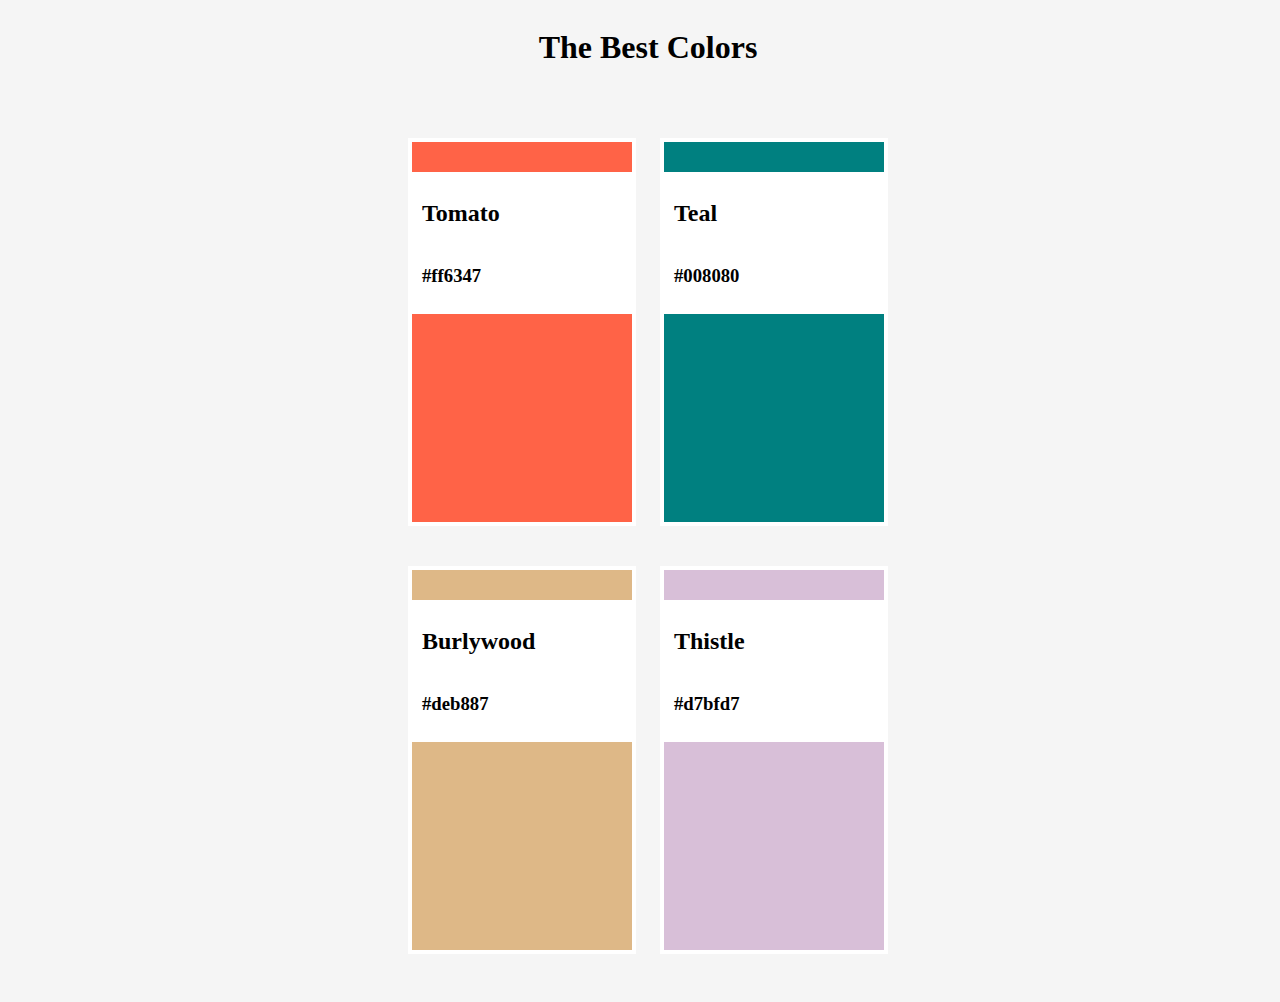
<file: Challenge/index.html>
<!DOCTYPE html>
<html>
  <head>
    <meta charset="utf-8">
    <meta name="viewport" content="width=device-width">
    <title>repl.it</title>
    <link rel="stylesheet" href="style.css">
  </head>
  <body>
    <h1>The Best Colors</h1>
    <main class="main-contents">
      <div class="content-rows">
        <div class="div-color" id="tomato">
          <div class="inner-text">
            <h2>Tomato</h2>
            <h3>#ff6347</h3>
          </div>

        </div>
        <div class="div-color" id="teal">
          <div class="inner-text">
            <h2>Teal</h2>
            <h3>#008080</h3>
          </div>
        </div>

      </div>
      <div class="content-rows">
        <div class="div-color" id="burlywood">
          <div class="inner-text">
            <h2>Burlywood</h2>
            <h3>#deb887</h3>
          </div>
        </div>
        <div class="div-color" id="thistle">
          <div class="inner-text">
            <h2>Thistle</h2>
            <h3>#d7bfd7</h3>
          </div>
        </div>
      </div>
    </main>
    
  </body>
</html>
</file>
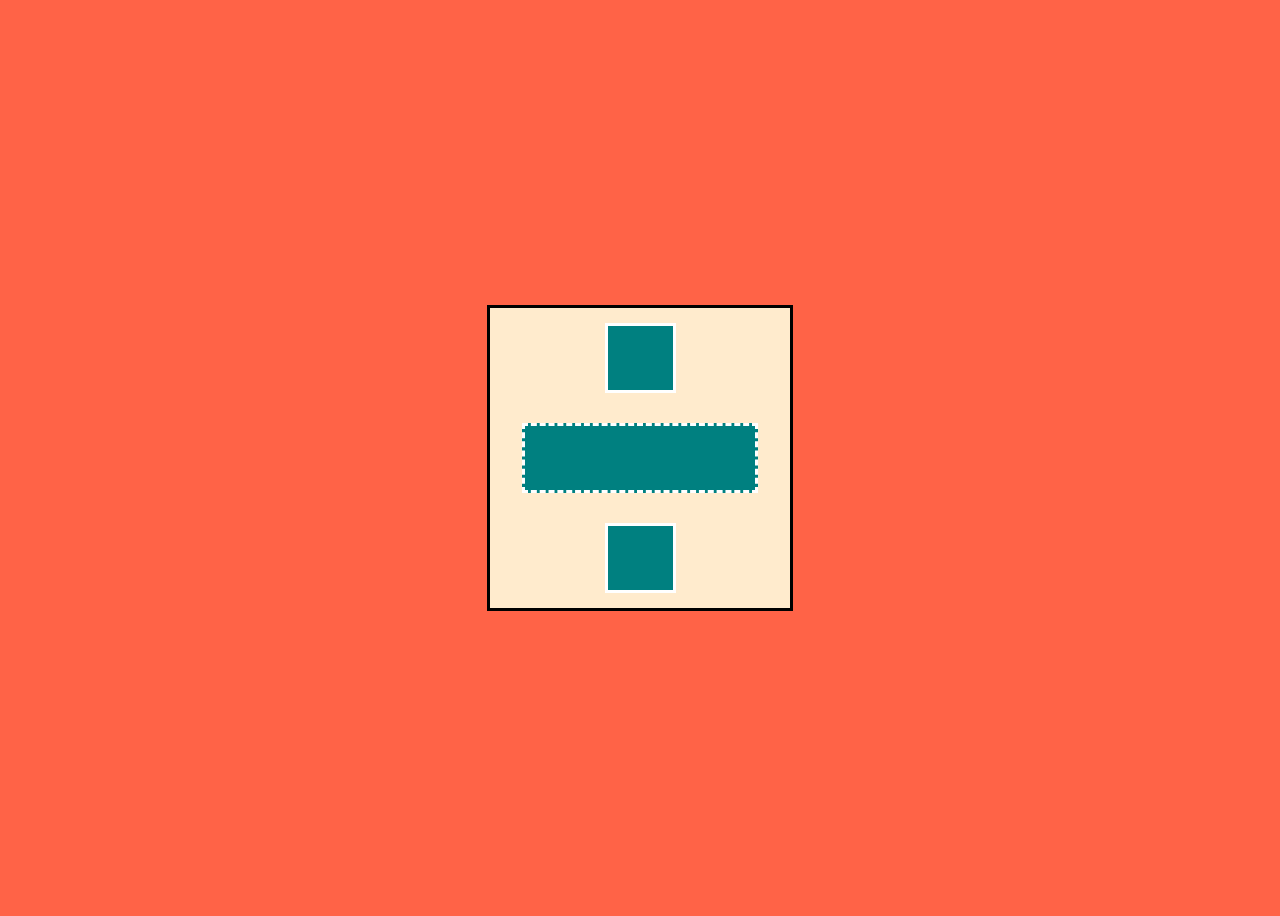
<file: Challenge/Challenge2.html>
<!DOCTYPE html>
<html lang="en">
<head>
    <meta charset="UTF-8">
    <meta http-equiv="X-UA-Compatible" content="IE=edge">
    <meta name="viewport" content="width=device-width, initial-scale=1.0">
    <title>Document</title>
    <style>
       html{
           background-color: tomato;
       } 
       body{
           height: 100vh;
           display: flex;
           justify-content: center;
           align-items: center;
       }
       #main{
           width: 300px;
           height: 300px;
           background-color: blanchedalmond;
           border:solid black;
       }
       div{
           margin-top: 15px;
           margin-bottom: 15px;
           border:solid white;
           display: flex;
           width: 65px;
           height: 65px;
           background-color: teal;
           justify-content: space-between;
           align-items: center;
           flex-direction: column;
       }
       #centerdiv{
           width: 230px;
           border:dashed white;
           justify-content: space-evenly;
       }
    </style>
</head>
<body>
    <div id="main">
        <div></div>
        <div id="centerdiv"></div>
        <div></div>
    </div>
</body>
</html>
</file>
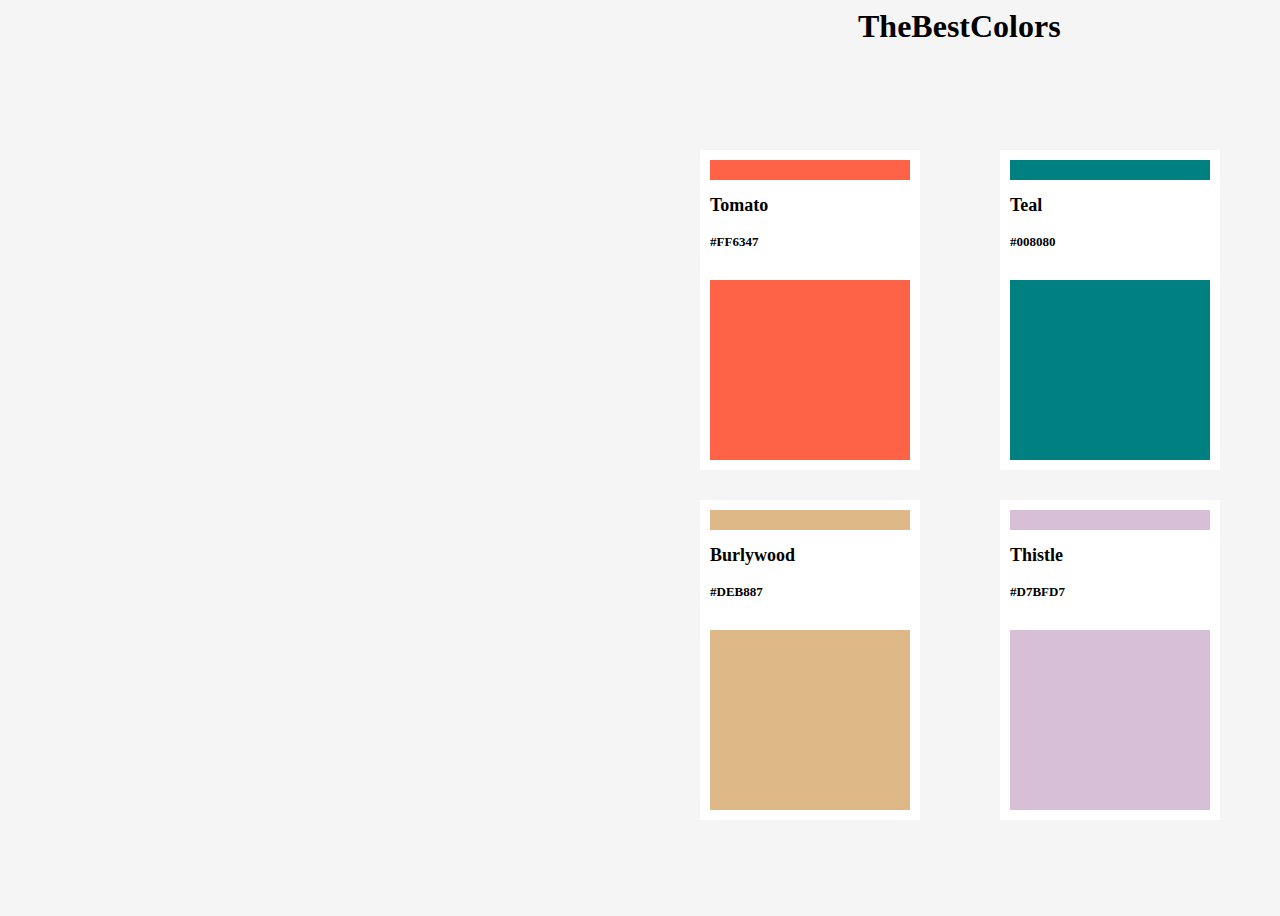
<file: Challenge/Challenge3.html>
<!DOCTYPE html>
<html lang="en">
<head>
    <meta charset="UTF-8">
    <meta http-equiv="X-UA-Compatible" content="IE=edge">
    <meta name="viewport" content="width=device-width, initial-scale=1.0">
    <title>Document</title>
    
    <style>
        
        body{
            height: 100vh;
            width: 100vh;
        
            justify-content: space-between;
            background-color: whitesmoke;
        }
        #tomato{
            width:200px;
            height: 300px;
            background-color: tomato;
            position:absolute;
            align-items: center;
            top:150px;
            left:700px;
            border:10px solid white;
        }
        #teal{
            width:200px;
            height: 300px;
            background-color: teal;
            position:absolute;
            top:150px;
            left:1000px;
            border:10px solid white;
        }
        #burlywood{
            width:200px;
            height: 300px;
            background-color: burlywood;
            position:absolute;
            top:500px;
            left:700px;
            border:10px solid white;
        }
        #thistle{
            width:200px;
            height: 300px;
            background-color: thistle;
            position:absolute;
            top:500px;
            left:1000px;
            border:10px solid white;
        }
        .inside{
            width: 200px;
            height:100px;
            margin-top:20px;
            background-color: white;
            text-align: left;
            font-weight: bold;
            line-height: 17px;
            font-size: large;
            
        }    
        #title{
            margin-top: 60px;
            margin-left: 850px;
            font-weight: bolder;
            font-size: 200%;
            align-items: center;
        }
        .secondtitle{
            font-size: small;
        }
    </style>
</head>
<body>
    <span id="title">TheBestColors</span>
    <div id="tomato">
        <div class="inside">
            <br><span>Tomato<br></span><span class="secondtitle"><br>#FF6347</span></div>
    </div> 
    <div id="teal">
        <div class="inside">
        <br><span>Teal<br></span><span class="secondtitle"><br>#008080</span></div>
    </div> 
    <div id="burlywood">
        <div class="inside">
        <br><span>Burlywood<br></span><span class="secondtitle"><br>#DEB887</span></div>
    </div> 
    <div id="thistle">
        <div class="inside">
        <br><span>Thistle<br></span><span class="secondtitle"><br>#D7BFD7</span></div>
    </div> 
</body>
</html>
</file>
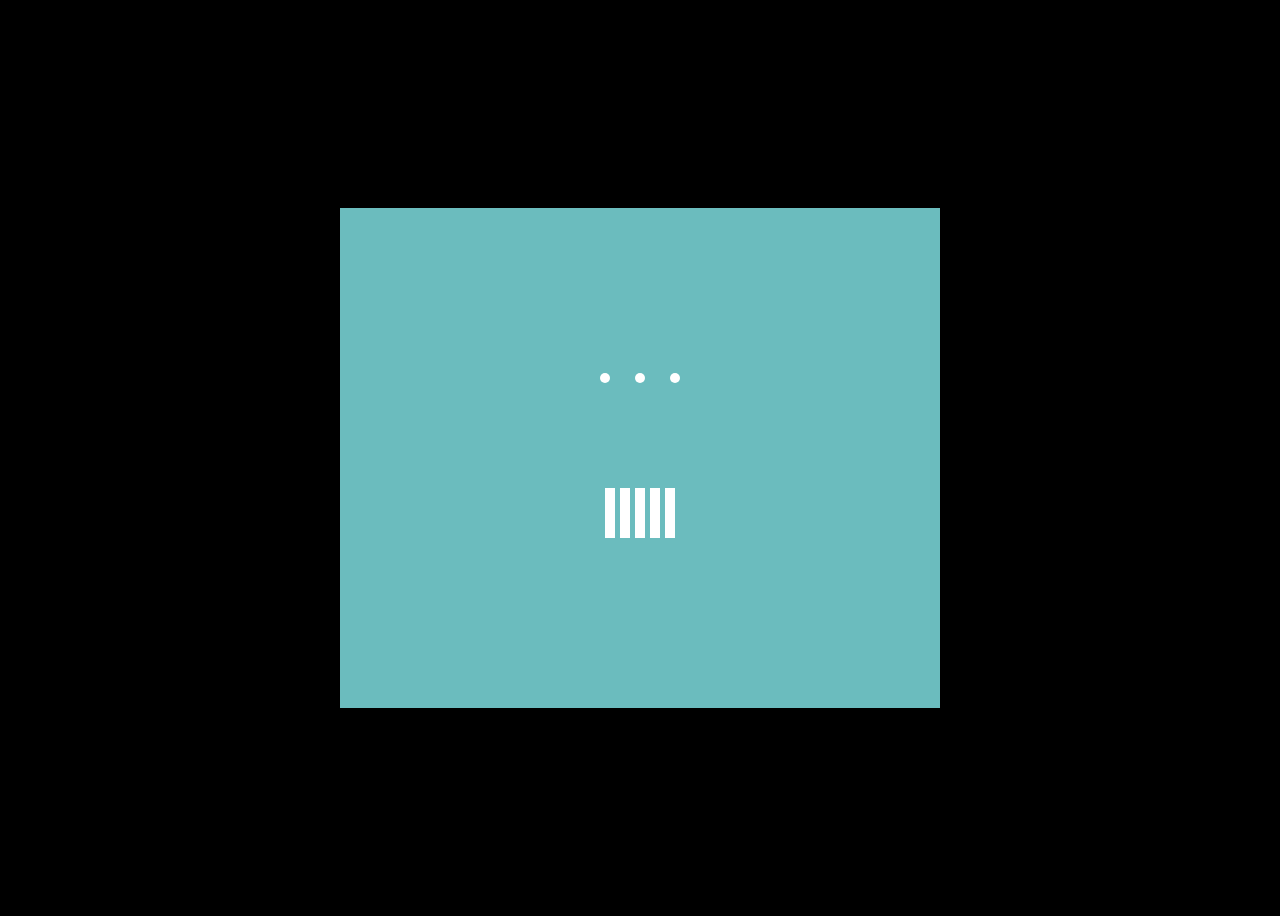
<file: Challenge/Challenge4.html>
<!DOCTYPE html>
<html lang="en">
  <head>
    <link rel="stylesheet" href="Challenge4.css" />
    <meta charset="UTF-8" />
    <meta http-equiv="X-UA-Compatible" content="IE=edge" />
    <meta name="viewport" content="width=device-width, initial-scale=1.0" />
    <title>Document</title>
  </head>
  <body>
    <div class="main">
      <div class="circle">
        <div class="circle__rotate"></div>
        <div class="circle__rotate"></div>
        <div class="circle__rotate"></div>
      </div>
      <div class="long">
        <div class="long__re"></div>
        <div class="long__re"></div>
        <div class="long__re"></div>
        <div class="long__re"></div>
        <div class="long__re"></div>
      </div>
    </div>
  </body>
</html>
</file>
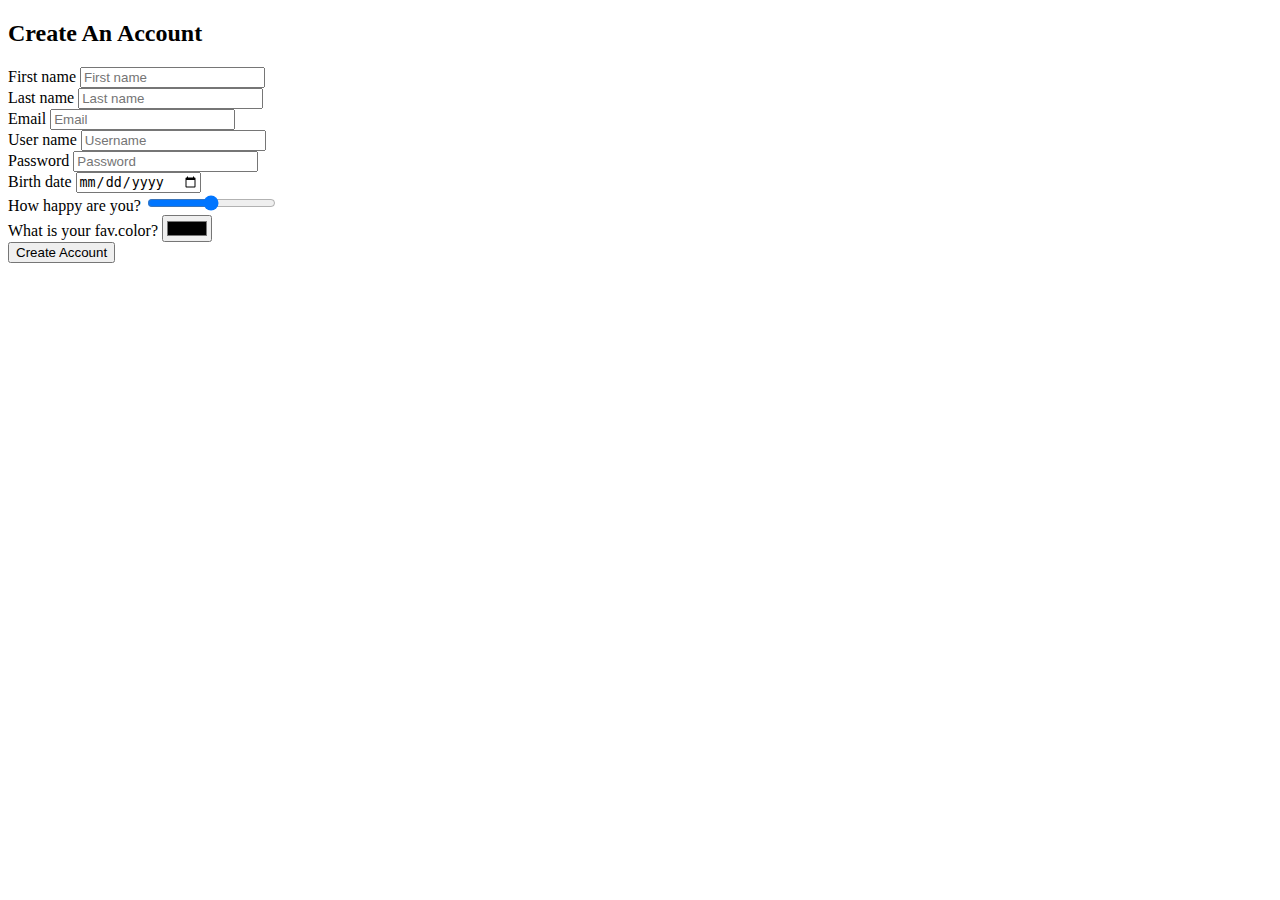
<file: Challenge/login.html>
<!DOCTYPE html>
<html>
  <head>
    <meta charset="utf-8">
    <meta name="viewport" content="width=device-width">
    <title>repl.it</title>
  </head>
  <body>
    <form>
      <h2>Create An Account</h2>
      <lable for="first-name">First name</lable>
      <input id="first-name" required placeholder="First name" type="text"/></br>
      <lable for="last-name">Last name</lable>
      <input id="last-name" required placeholder="Last name" type="text"/></br>
      <label for="email">Email</label>
      <input id="email" required placeholder="Email" pattern=".+@globex\.com" size="20" type="email"/></br>
      <label for="user-name">User name</label>
      <input id="user-name" required placeholder="Username" type="text"/></br>
      <label for="Password">Password</label>
      <input id="password" required placeholder="Password" minlength="10" type="password"/><br>
      <lable for="birth-date">Birth date</lable>
      <input id="birth-date"required type="date"></br> 
      <label for="happy">How happy are you?</label>
      <input id="happy" type="range"/></br>
      <lable for="fav-color">What is your fav.color?</lable>
      <input id="fav-color" type="color"/></br>
      <input type="submit" value="Create Account"/>
    </form>
  </body>
</html>
</file>
<file: Challenge/style.css>
body {
  /* height: 100%; */
  width: 100%;
  display: flex;
  flex-direction: column;
  justify-content: space-between;
  align-items: center;
  background-color: #f5f5f5;
  font-family: "Times New Roman", Times, serif;
}

.main-contents {
  display: flex;
  flex-direction: column;
  width: 480px;
}

.main-contents .content-rows:first-child {
  margin-top: 50px;
}

.main-contents .content-rows {
  display: flex;
  justify-content: space-between;
  margin-bottom: 40px;
}

.main-contents .content-rows .div-color {
  width: 220px;
  height: 380px;
  border: 4px solid white;
  position: relative;
}

.main-contents .content-rows .div-color .inner-text {
  background-color: white;
  position: absolute;
  top: 30px;
  display: flex;
  flex-direction: column;
  justify-content: space-evenly;
  padding: 8px 0px;
  padding-left: 10px;
  width: 97%;
}

#tomato {
  background-color: tomato;
}

#teal {
  background-color: teal;
}

#burlywood {
  background-color: burlywood;
}

#thistle {
  background-color: thistle;
}
</file>
<file: Challenge/Challenge4.css>
body {
  background-color: black;
  display: flex;
  justify-content: center;
  align-items: center;
  height: 100vh;
}
.main {
  width: 600px;
  height: 500px;
  background-color: #6bbcbe;
  display: flex;
  align-items: center;
  justify-content: center;
  flex-direction: column;
}
.circle {
  display: flex;
  width: 80px;
  height: 10px;
  justify-content: space-between;
  align-items: center;
  animation: hyemin 1s ease-in-out infinite;
  margin-bottom: 100px;
  will-change: transform;
}
.circle__rotate {
  width: 10px;
  height: 10px;
  background-color: white;
  border-radius: 50%;
}
@keyframes hyemin {
  from {
    transform: rotateX(0);
  }
  to {
    transform: rotatez(180deg);
  }
}
.long {
  display: flex;
  width: 70px;
  height: 60px;
  justify-content: space-between;
  align-items: center;
}
.long__re {
  background-color: white;
  width: 10px;
  height: 50px;
  animation: long__re 2s ease-in-out infinite;
  animation-delay: 3s ease-in-out;
}
@keyframes long__re {
  0% {
    transform: scaleY(0.6);
  }
  50% {
    transform: scaleY(1.5);
  }
  100% {
    transform: scaleY(0.6);
  }
}
.long__re:nth-child(1) {
  animation-delay: 0.5s;
}
.long__re:nth-child(2) {
  animation-delay: 0.6s;
}
.long__re:nth-child(3) {
  animation-delay: 0.7s;
}
.long__re:nth-child(4) {
  animation-delay: 0.8s;
}
.long__re:last-child {
  animation-delay: 0.9s;
}
</file>
